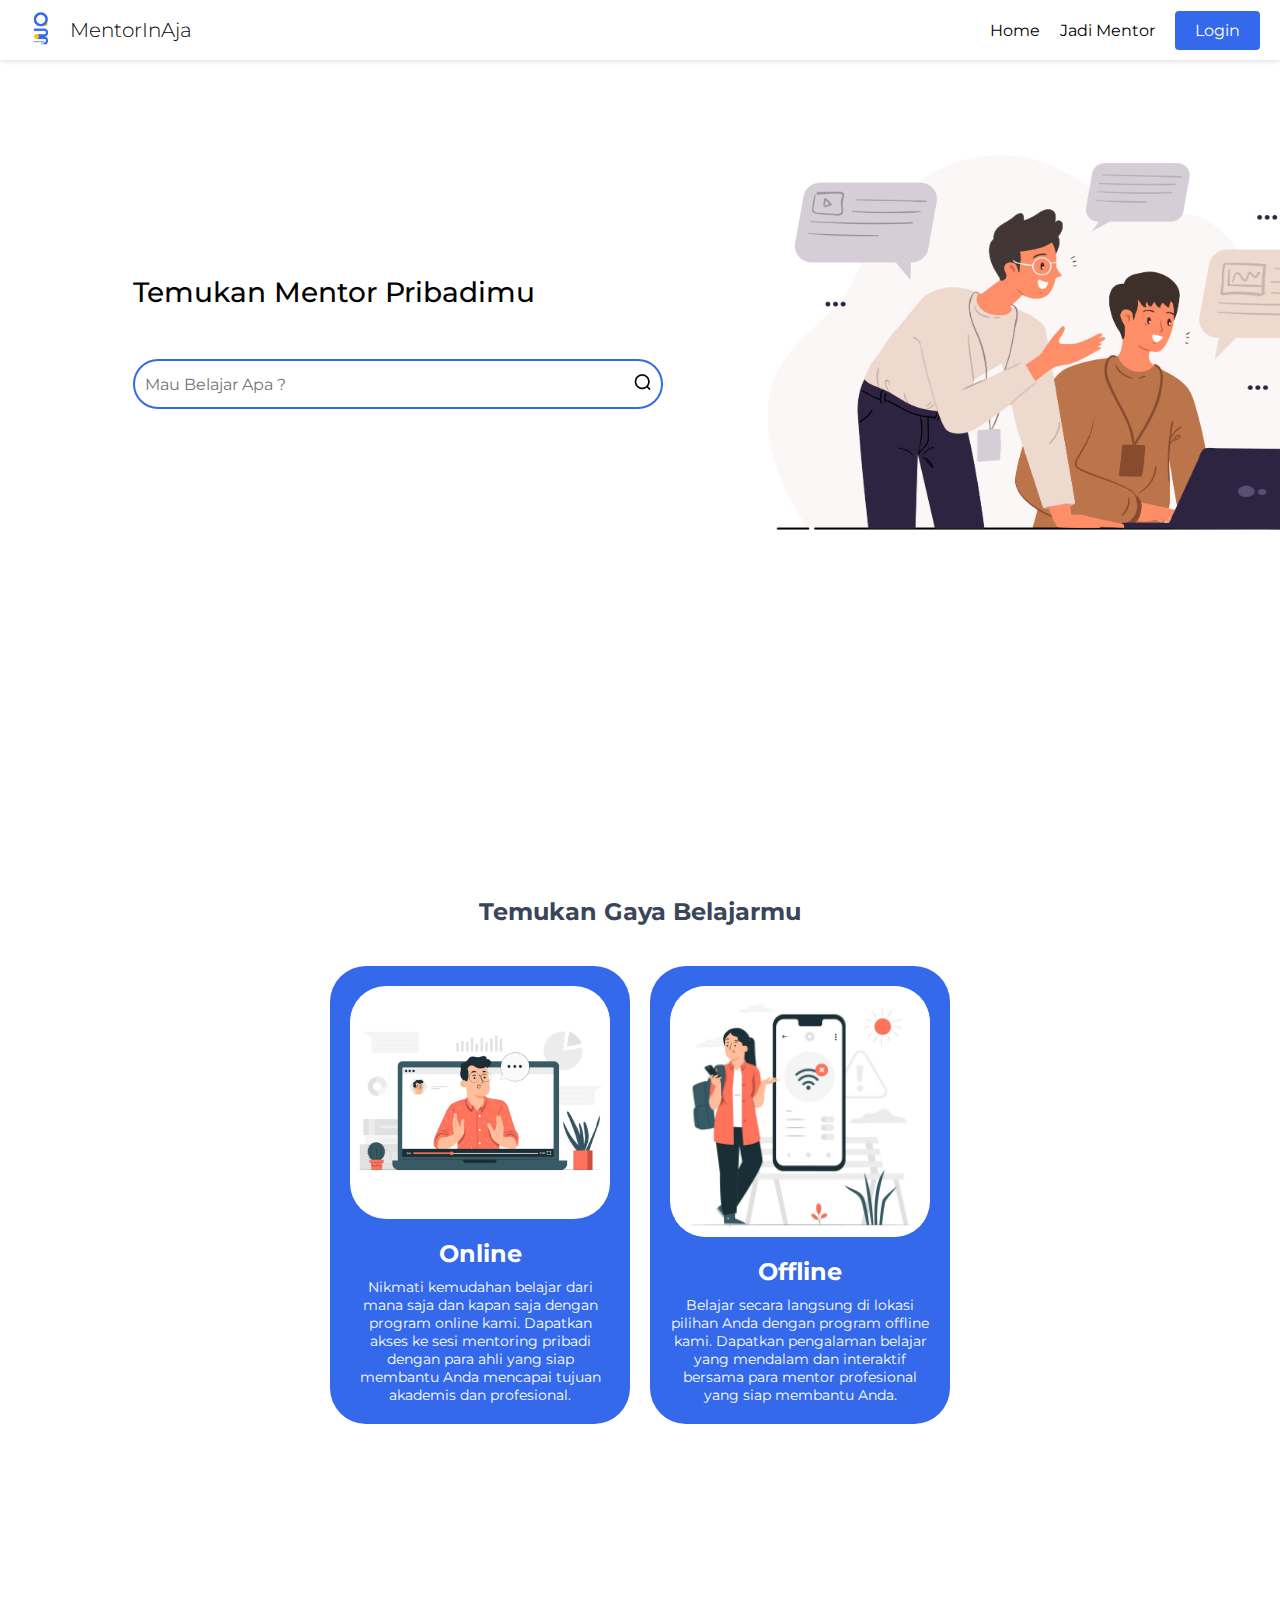
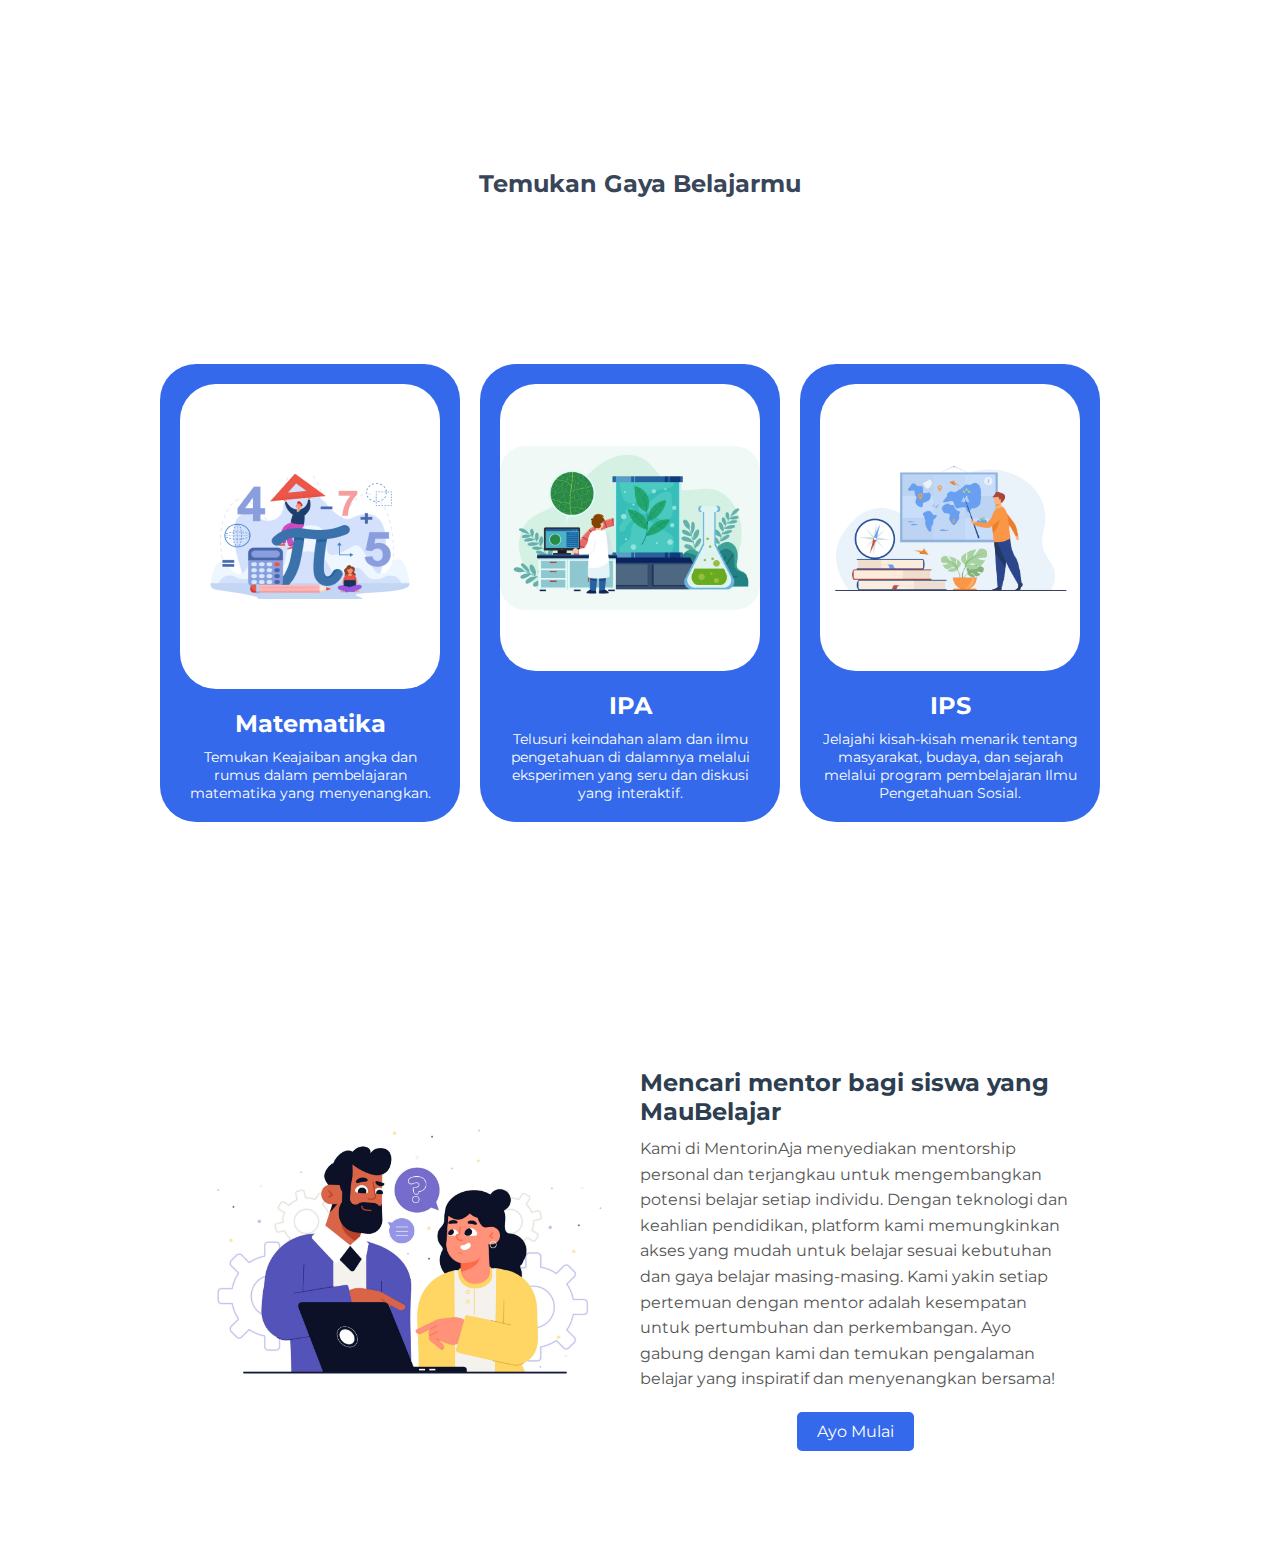
<file: index.html>
<!DOCTYPE html>
<html lang="id">
  <head>
    <meta charset="UTF-8" />
    <meta name="viewport" content="width=device-width, initial-scale=1.0" />
    <title>MentorInAja</title>
    <link rel="preconnect" href="https://fonts.googleapis.com" />
    <link rel="preconnect" href="https://fonts.gstatic.com/" crossorigin />
    <link href="https://fonts.googleapis.com/css2?family=Montserrat:ital,wght@0,100..900;1,100..900&display=swap" rel="stylesheet" />
    <link rel="stylesheet" href="./styles/landingpage.css" />
    <link rel="stylesheet" href="./styles/locationpage.css" />
    <link rel="stylesheet" href="./styles/bidangpage.css" />
    <!-- <link rel="stylesheet" href="../styles/about.css"> -->
  </head>
  <body>
    <!-- NAVBAR -->
    <nav>
      <div class="navbar">
        <div class="logo">
          <img src="./icon/logo.png" alt="Logo" />
          <span class="brand-name">MentorInAja</span>
        </div>
        <div class="menu">
          <a href="#home">Home</a>
          <a href="#jadi-mentor">Jadi Mentor</a>
          <a href="./pages/login.html" class="login-button">Login</a>
        </div>
      </div>
    </nav>
    <!-- LANDING PAGE CONTENT -->
    <div class="container">
      <h1 class="main-heading">Temukan Mentor Pribadimu</h1>
      <div class="search-box-container">
        <input type="text" class="search-box" placeholder="Mau Belajar Apa ?" />
        <button class="search-button">
          <img src="./icon/search.png" alt="Cari" />
        </button>
      </div>
     
    </div>

    <div class="ilustrasi">
      <img src="./icon/ilustrasi.png" alt="Ilustrasi" />
    </div>

    <div class="pembatas"></div>

    <!-- LOCATION PAGE CONTENT -->
    <!DOCTYPE html>
    <html lang="id">
      <head>
        <meta charset="UTF-8" />
        <meta name="viewport" content="width=device-width, initial-scale=1.0" />
        <title>MentorInAja - Lokasi</title>
        <link rel="preconnect" href="https://fonts.googleapis.com" />
        <link rel="preconnect" href="https://fonts.gstatic.com/" crossorigin />
        <link href="https://fonts.googleapis.com/css2?family=Montserrat:ital,wght@0,100..900;1,100..900&display=swap" rel="stylesheet" />
        <link rel="stylesheet" href="./styles/locationpage.css" />
      </head>
      <body>
        <div class="lokasi-container">
          <h1 class="sub-heading">Temukan Gaya Belajarmu</h1>
          <div class="box-container">
            <div class="box">
              <div class="inner-box">
                <img src="./locationpage/ilustrasi1.png" alt="Online" />
              </div>
              <h2 class="box-title">Online</h2>
              <p class="box-description">
                Nikmati kemudahan belajar dari mana saja dan kapan saja dengan program online kami. Dapatkan akses ke sesi mentoring pribadi
                dengan para ahli yang siap membantu Anda mencapai tujuan akademis dan profesional.
              </p>
            </div>
            <div class="box">
              <div class="inner-box">
                <img src="./locationpage/ilustrasi2.png" alt="Offline" />
              </div>
              <h2 class="box-title">Offline</h2>
              <p class="box-description">
                Belajar secara langsung di lokasi pilihan Anda dengan program offline kami. Dapatkan pengalaman belajar yang mendalam dan
                interaktif bersama para mentor profesional yang siap membantu Anda.
              </p>
            </div>
          </div>
        </div>
      </body>
    </html>

    <div class="batas"></div>

    <!-- BIDANG PAGE CONTENT -->
    <div class="lokasi-container">
      <h2 class="sub-heading">Temukan Gaya Belajarmu</h2>
      <div class="box-container">
        <div class="box" data-target="content1">
          <div class="inner-box">
            <img src="./locationpage/MATEMATIKA.png" alt="Matematika" />
          </div>
          <h3 class="box-title">Matematika</h3>
          <p class="box-description">Temukan Keajaiban angka dan rumus dalam pembelajaran matematika yang menyenangkan.</p>
        </div>
        <div class="box" data-target="content2">
          <div class="inner-box">
            <img src="./locationpage/IPA.png" alt="IPA" />
          </div>
          <h3 class="box-title">IPA</h3>
          <p class="box-description">
            Telusuri keindahan alam dan ilmu pengetahuan di dalamnya melalui eksperimen yang seru dan diskusi yang interaktif.
          </p>
        </div>
        <div class="box" data-target="content3">
          <div class="inner-box">
            <img src="./locationpage/IPS.png" alt="IPS" />
          </div>
          <h3 class="box-title">IPS</h3>
          <p class="box-description">
            Jelajahi kisah-kisah menarik tentang masyarakat, budaya, dan sejarah melalui program pembelajaran Ilmu Pengetahuan Sosial.
          </p>
        </div>

        <div class="popup-content" id="content1">
          <div class="popup-inner">
            <h2 class="popup-title">Matematika</h2>
            <p class="popup-description">Temukan Keajaiban angka dan rumus dalam pembelajaran matematika yang menyenangkan.</p>
            <button class="close-btn">Close</button>
          </div>
        </div>

        <div class="popup-content" id="content2">
          <div class="popup-inner">
            <h2 class="popup-title">IPA</h2>
            <p class="popup-description">
              Telusuri keindahan alam dan ilmu pengetahuan di dalamnya melalui eksperimen yang seru dan diskusi yang interaktif.
            </p>
            <button class="close-btn">Close</button>
          </div>
        </div>

        <div class="popup-content" id="content3">
          <div class="popup-inner">
            <h2 class="popup-title">IPS</h2>
            <p class="popup-description">
              Jelajahi kisah-kisah menarik tentang masyarakat, budaya, dan sejarah melalui program pembelajaran Ilmu Pengetahuan Sosial.
            </p>
            <button class="close-btn">Close</button>
          </div>
        </div>

        <div class="popup-content" id="content4">
          <div class="popup-inner">
            <h2 class="popup-title">Lainnya</h2>
            <p class="popup-description">Lihat lebih banyak lagi program yang tersedia.</p>
            <button class="close-btn">Close</button>
          </div>
        </div>

        <div class="batasan"></div>
        <!-- ABOUT PAGE CONTENT -->
        <!-- <link rel="stylesheet" href="./styles/landingpage.css" /> -->
        <body>
          <div class="container-about">
            <div class="image-container-about">
              <img src="./Gambar/4617305 1.png" alt="Mentoring Illustration" />
            </div>
            <div class="content-about">
              <h2>Mencari mentor bagi siswa yang MauBelajar</h2>
              <p>
                Kami di MentorinAja menyediakan mentorship personal dan terjangkau untuk mengembangkan potensi belajar setiap individu.
                Dengan teknologi dan keahlian pendidikan, platform kami memungkinkan akses yang mudah untuk belajar sesuai kebutuhan dan
                gaya belajar masing-masing. Kami yakin setiap pertemuan dengan mentor adalah kesempatan untuk pertumbuhan dan perkembangan.
                Ayo gabung dengan kami dan temukan pengalaman belajar yang inspiratif dan menyenangkan bersama!
              </p>
              <a href="#" class="button-about">Ayo Mulai</a>
            </div>
          </div>
        </body>
      </div>
    </div>
  </body>
</html>
</file>
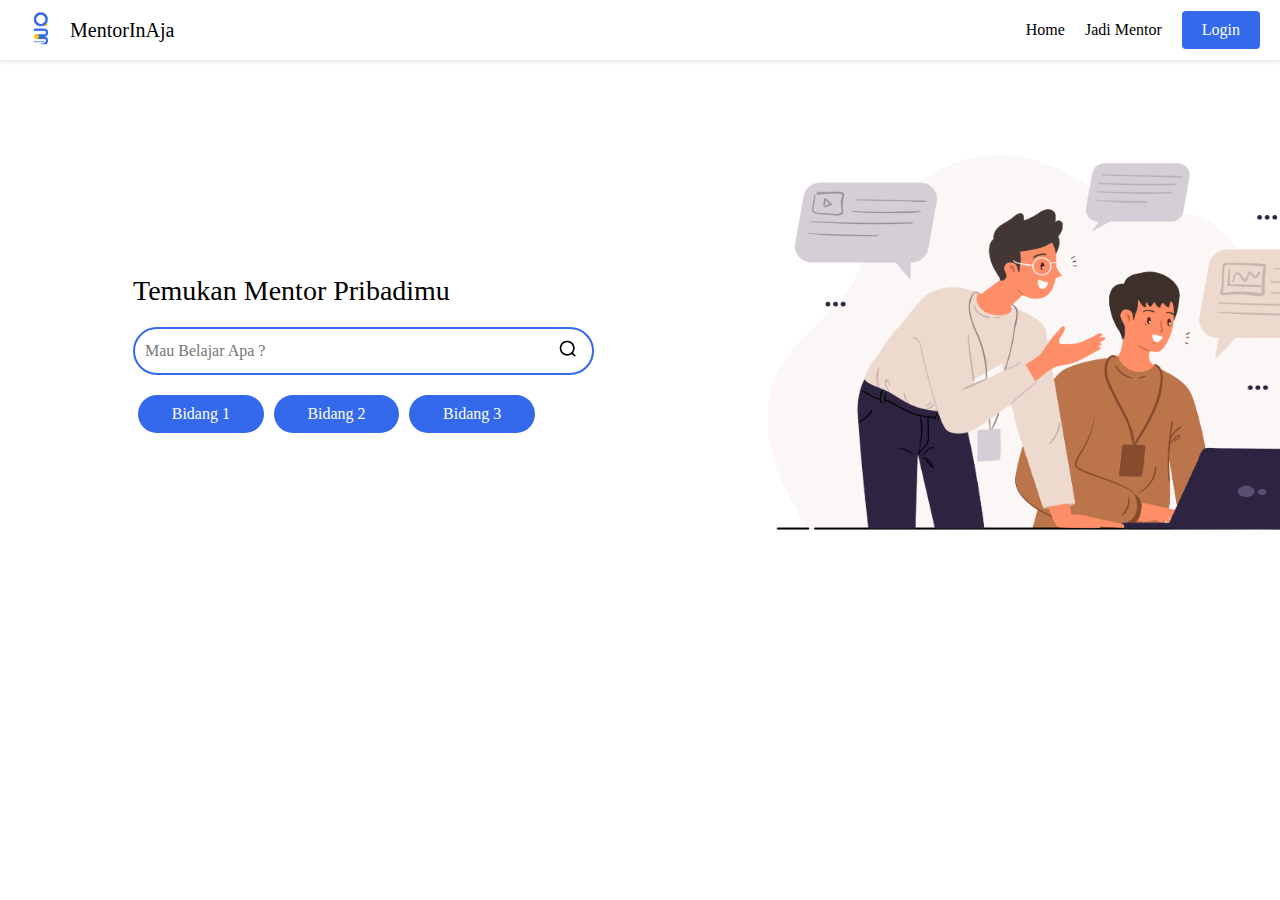
<file: landingpage.html>
<!DOCTYPE html>
<html lang="id">
<head>
    <meta charset="UTF-8">
    <meta name="viewport" content="width=device-width, initial-scale=1.0">
    <title>MentorInAja</title>
    <link rel="preconnect" href="https://fonts.googleapis.com">
    <link rel="preconnect" href="https://fonts.gstatic.com/" crossorigin>
    <link href="https://fonts.googleapis.com/css2?family=Montserrat:ital,wght@0,100..900;1,100..900&display=swap" rel="stylesheet">
    <link rel="stylesheet" href="landingpage.css">
    
</head>
<body>
    <!-- NAVBAR -->
    <nav>
        <div class="navbar">
            <div class="logo">
                <img src="icon/logo.png" alt="Logo">
                <span class="brand-name">MentorInAja</span>
            </div>
            <div class="menu">
                <a href="#home">Home</a>
                <a href="#jadi-mentor">Jadi Mentor</a>
                <a href="#login" class="login-button">Login</a>
            </div>
        </div>
    </nav>
    <!-- PAGE CONTENT -->
    <div class="container">
        <h1 class="main-heading">Temukan Mentor Pribadimu</h1>
        <div class="search-box-container">
            <input type="text" class="search-box" placeholder="Mau Belajar Apa ?">
            <button class="search-button">
                <img src="icon/search.png" alt="Cari">
            </button>
        </div>
        <div class="filter-bar">
            <div class="filter-box"><a href="">Bidang 1</a></div>
            <div class="filter-box"><a href="">Bidang 2</a></div>
            <div class="filter-box"><a href="">Bidang 3</a></div>
        </div>
    </div>

    <!-- ILLUSTRASI -->
    <div class="ilustrasi">
        <img src="icon/ilustrasi.png" alt="Ilustrasi">
    </div>
</body>
</html>
</file>
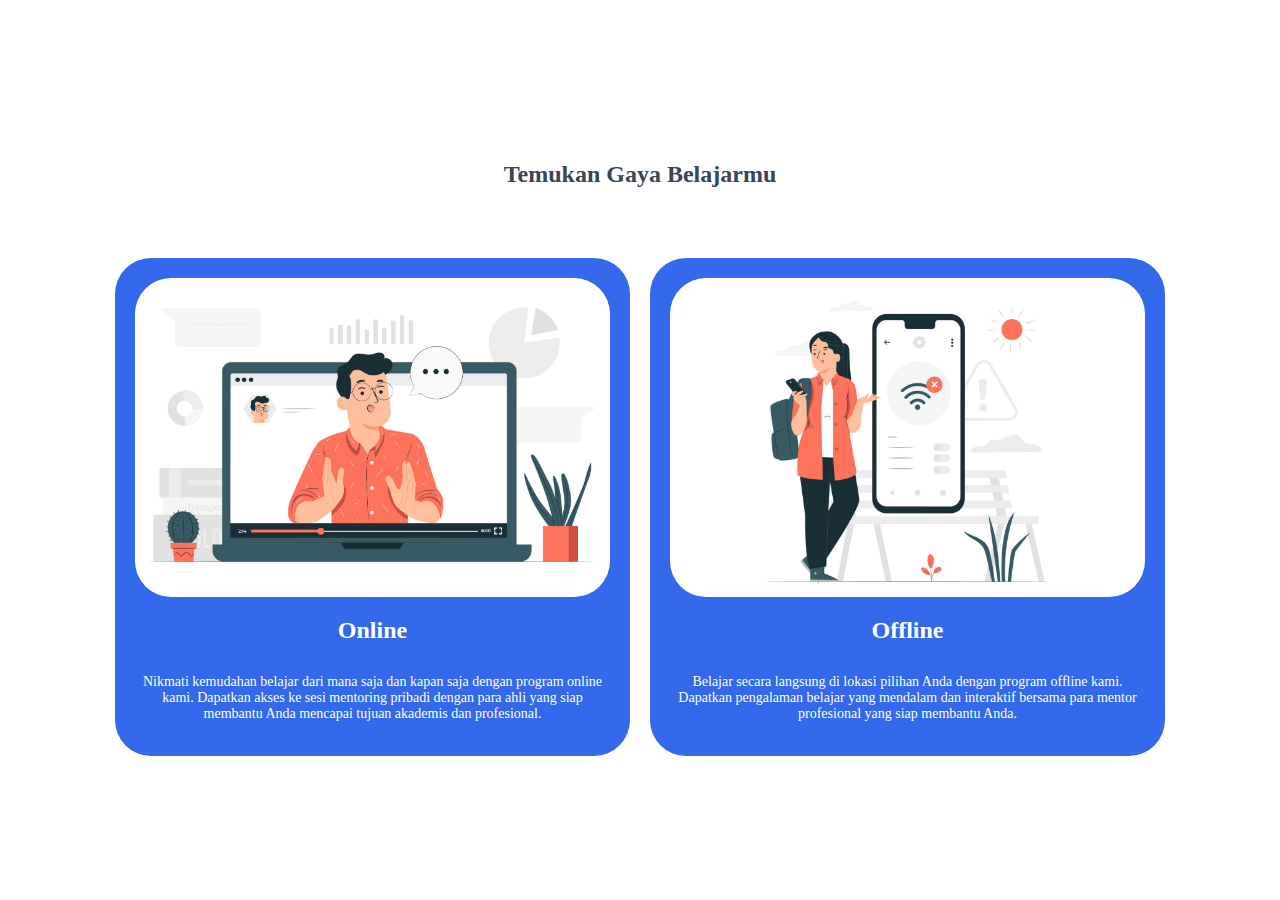
<file: locationpage.html>
<!DOCTYPE html>
<html lang="id">
  <head>
    <meta charset="UTF-8" />
    <meta name="viewport" content="width=device-width, initial-scale=1.0" />
    <title>MentorInAja - Lokasi</title>
    <link rel="preconnect" href="https://fonts.googleapis.com" />
    <link rel="preconnect" href="https://fonts.gstatic.com/" crossorigin />
    <link href="https://fonts.googleapis.com/css2?family=Montserrat:ital,wght@0,100..900;1,100..900&display=swap" rel="stylesheet" />
    <link rel="stylesheet" href="locationpage.css" />
  </head>
  <body>
    <div class="lokasi-container">
      <h1 class="sub-heading">Temukan Gaya Belajarmu</h1>
      <div class="box-container">
        <div class="box">
          <div class="inner-box">
            <img src="locationpage\ilustrasi1.png" alt="Online" />
          </div>
          <h2 class="box-title">Online</h2>
          <p class="box-description">
            Nikmati kemudahan belajar dari mana saja dan kapan saja dengan program online kami. Dapatkan akses ke sesi mentoring pribadi
            dengan para ahli yang siap membantu Anda mencapai tujuan akademis dan profesional.
          </p>
        </div>
        <div class="box">
          <div class="inner-box">
            <img src="locationpage\ilustrasi2.png" alt="Offline" />
          </div>
          <h2 class="box-title">Offline</h2>
          <p class="box-description">
            Belajar secara langsung di lokasi pilihan Anda dengan program offline kami. Dapatkan pengalaman belajar yang mendalam dan
            interaktif bersama para mentor profesional yang siap membantu Anda.
          </p>
        </div>
      </div>
    </div>
  </body>
</html>
</file>
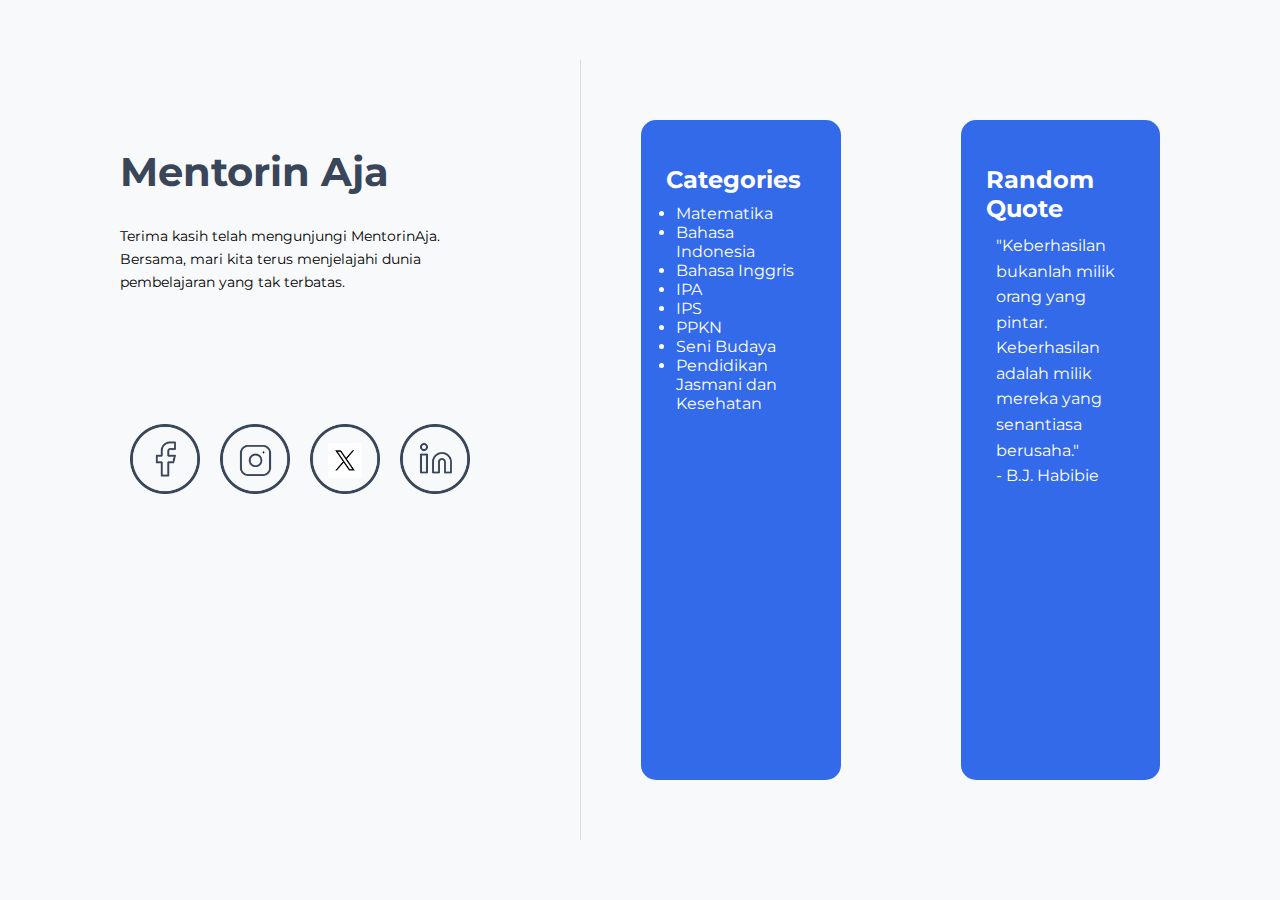
<file: pages/Footer.html>
<!DOCTYPE html>
<html lang="en">
<head>
    <meta charset="UTF-8">
    <meta name="viewport" content="width=device-width, initial-scale=1.0">
    <title>Mentorin Aja</title>
    <link rel="preconnect" href="https://fonts.googleapis.com">
    <link rel="preconnect" href="https://fonts.gstatic.com/" crossorigin>
    <link href="https://fonts.googleapis.com/css2?family=Montserrat:wght@400;700&display=swap" rel="stylesheet">
    <link rel="stylesheet" href="https://cdnjs.cloudflare.com/ajax/libs/font-awesome/5.15.4/css/all.min.css" integrity="sha512-bTf4spSSdUsaZebwGF6JyQ/rQwB1L+cO8yXeFoM0+nmySisC4j0CzWnYBMl0X8G66hGjXJyYKl4M8m4t3aI0KQ==" crossorigin="anonymous" referrerpolicy="no-referrer" />
    <link rel="stylesheet" href="../styles/Footer.css">
</head>
<body>
    <div class="container">
        <div class="content">
            <div class="section">
                <h1>Mentorin Aja</h1>
                <p class="thank-you-text">Terima kasih telah mengunjungi MentorinAja. Bersama, mari kita terus menjelajahi dunia pembelajaran yang tak terbatas.</p>
                <div class="social-icons">
                    <a href="#"><img src="../img/Facebook.png" alt="Facebook"></a>
                    <a href="#"><img src="../img/Instagram.png" alt="Instagram"></a>
                    <a href="#"><img src="../img/X.png" alt="Twitter"></a>
                    <a href="#"><img src="../img/in.png" alt="LinkedIn"></a>
                </div>
            </div>
            <div class="section">
                <div class="categories">
                    <h2>Categories</h2>
                    <ul>
                        <li>Matematika</li>
                        <li>Bahasa Indonesia</li>
                        <li>Bahasa Inggris</li>
                        <li>IPA</li>
                        <li>IPS</li>
                        <li>PPKN</li>
                        <li>Seni Budaya</li>
                        <li>Pendidikan Jasmani dan Kesehatan</li>
                    </ul>
                </div>
            </div>
            <div class="section">
                <div class="quote">
                    <h2>Random Quote</h2>
                    <p>"Keberhasilan bukanlah milik orang yang pintar. Keberhasilan adalah milik mereka yang senantiasa berusaha."</p>
                    <p>- B.J. Habibie</p>
                </div>
            </div>
        </div>
    </div>
</body>
</html>
</file>
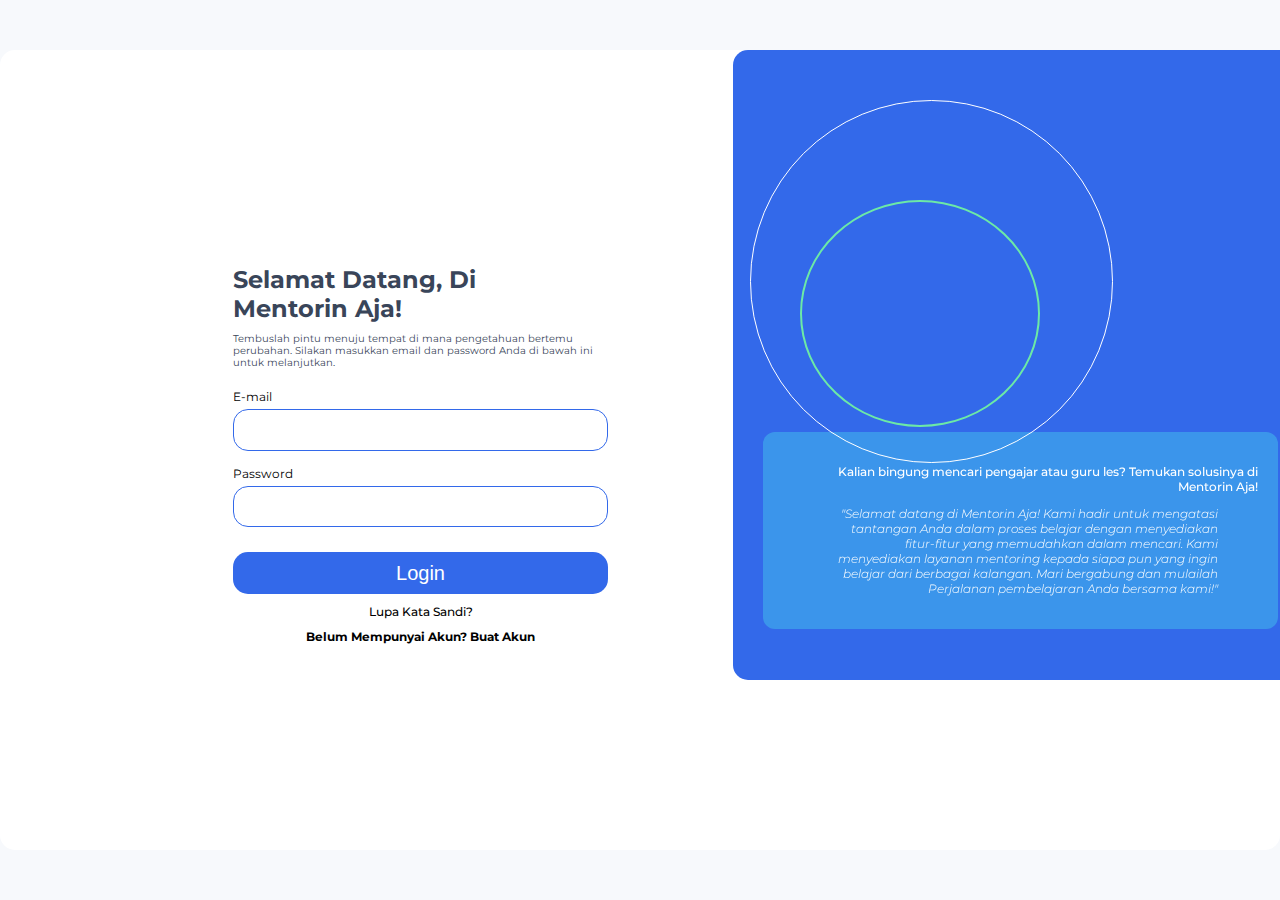
<file: pages/login.html>
<!DOCTYPE html>
<html lang="id">
<head>
    <meta charset="UTF-8">
    <meta name="viewport" content="width=device-width, initial-scale=1.0">
    <title>Mentorin Aja</title>
    <!-- <link rel="stylesheet" href="styles.css"> -->
    <link rel="preconnect" href="https://fonts.googleapis.com">
    <link rel="preconnect" href="https://fonts.gstatic.com" crossorigin>
    <link href="https://fonts.googleapis.com/css2?family=Montserrat:wght@100;400;500;600;700&display=swap" rel="stylesheet">
    <link rel="stylesheet" href="../styles/login.css">

</head>
<body>
    <div class="container">
        <div class="login-section">
            <h1>Selamat Datang, Di <br> Mentorin Aja!</h1>
            <p class="description">Tembuslah pintu menuju tempat di mana pengetahuan bertemu perubahan. Silakan masukkan email dan password Anda di bawah ini untuk melanjutkan.</p>
            <form action="../php/login.php" method="post">
                <label for="email">E-mail</label>
                <div class="input-container">
                    <input type="email" id="email" name="email" required>
                </div>
                <label for="password">Password</label>
                <div class="input-container">
                    <input type="password" id="password" name="password" required>
                </div>
                <button type="submit">Login</button>
            </form>
            <a href="#" class="forgot-password">Lupa Kata Sandi?</a>
            <a href="./signup.html" class="create-account">Belum Mempunyai Akun? Buat Akun</a>
        </div>
        <div class="info-section">
            <div class="info-box">
                <p>Kalian bingung mencari pengajar atau guru les? Temukan solusinya di Mentorin Aja!</p>
                <blockquote>
                    "Selamat datang di Mentorin Aja! Kami hadir untuk mengatasi tantangan Anda dalam proses belajar dengan menyediakan fitur-fitur yang memudahkan dalam mencari. Kami menyediakan layanan mentoring kepada siapa pun yang ingin belajar dari berbagai kalangan. Mari bergabung dan mulailah Perjalanan pembelajaran Anda bersama kami!"
                </blockquote>
            </div>
        </div>
        <div class="circle-large"></div>
        <div class="circle-medium"></div>
    </div>
</body>
</html>
</file>
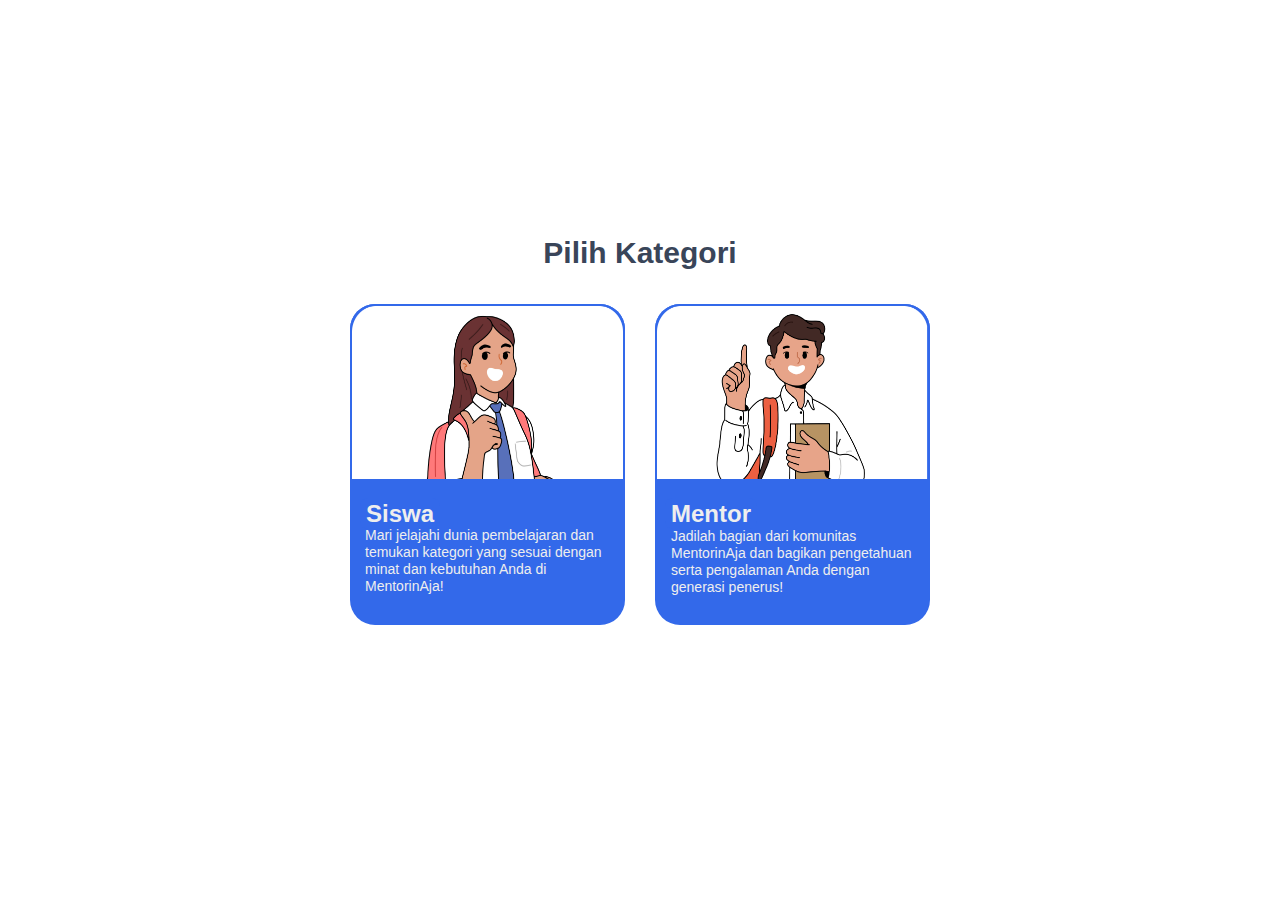
<file: pages/PilihKategori.html>
<!DOCTYPE html>
<html lang="en">
  <head>
    <meta charset="UTF-8" />
    <meta name="viewport" content="width=device-width, initial-scale=1.0" />
    <title>Pilih Kategori</title>
    <link rel="stylesheet" href="../styles/PilihKategori.css" />
  </head>
  <body>
    <div class="container">
      <div class="header">Pilih Kategori</div>

      <div class="groups">
        <div class="group group-99">
          <div class="rectangle-71"></div>
          <div class="group-93">
            <div class="rectangle-66 group-99">
              <img src="../img/Siswa.png" alt="Siswa Image" />
            </div>
          </div>
          <button class="title">Siswa</button>
          <div class="description-text">
            Mari jelajahi dunia pembelajaran dan temukan kategori yang sesuai dengan minat dan kebutuhan Anda di MentorinAja!
          </div>
        </div>

        <div class="group group-101">
          <div class="rectangle-71"></div>
          <div class="group-93">
            <div class="rectangle-66 group-101">
              <img src="../img/Mentor.png" alt="Mentor Image" />
            </div>
          </div>
          <button class="title">Mentor</button>
          <div class="description-text group-101">
            Jadilah bagian dari komunitas MentorinAja dan bagikan pengetahuan serta pengalaman Anda dengan generasi penerus!
          </div>
        </div>
      </div>
    </div>
  </body>
</html>
</file>
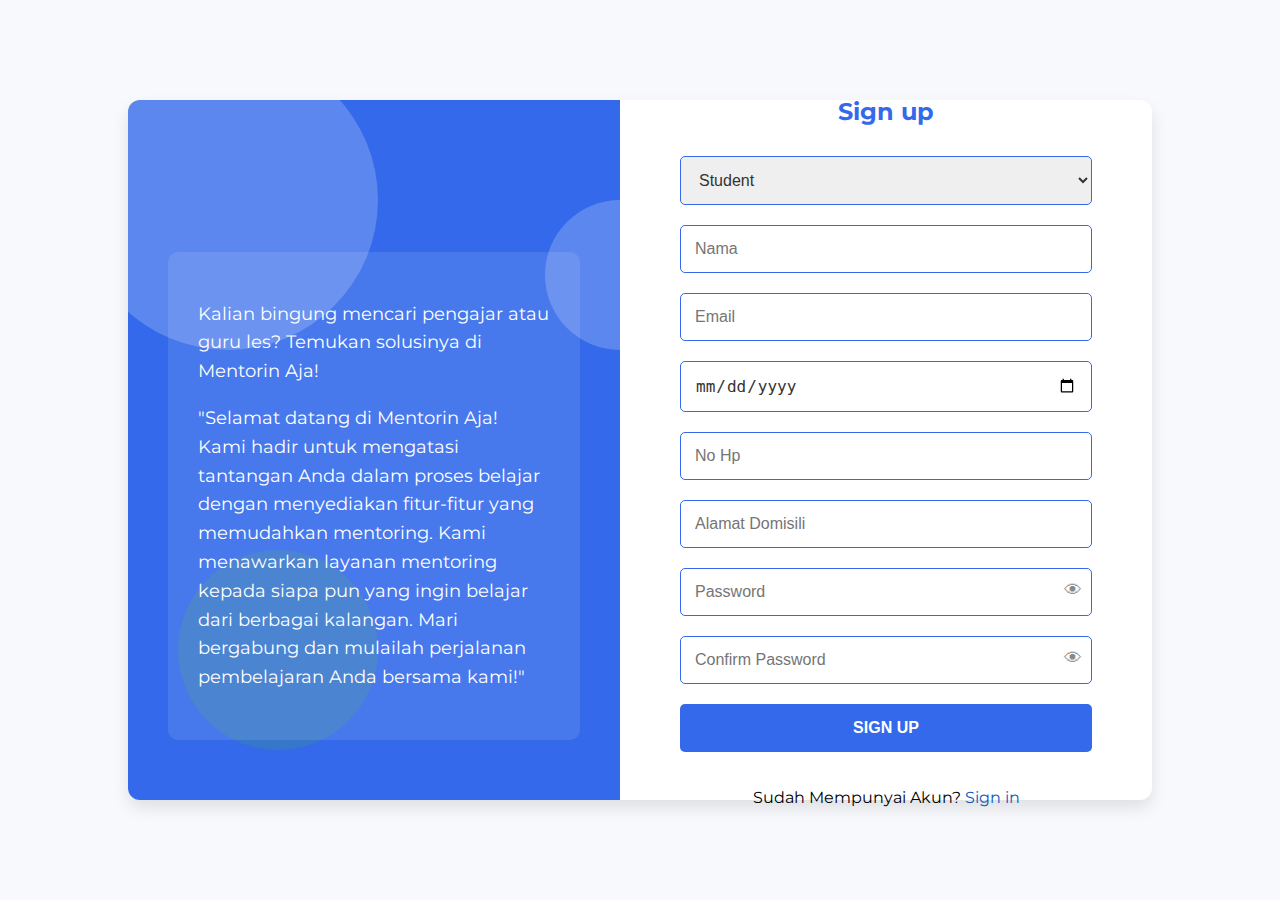
<file: pages/signup.html>
<!DOCTYPE html>
<html lang="en">
  <head>
    <meta charset="UTF-8" />
    <meta name="viewport" content="width=device-width, initial-scale=1.0" />
    <title>MentorinAja</title>
    <link rel="stylesheet" href="../styles/signup.css" />
    <link rel="preconnect" href="https://fonts.googleapis.com" />
    <link rel="preconnect" href="https://fonts.gstatic.com" crossorigin />
    <link href="https://fonts.googleapis.com/css2?family=Montserrat:wght@100;400;500;600;700&display=swap" rel="stylesheet" />
  </head>
  <body>
    <div class="container">
      <div class="left-side montserrat-signup">
        <div class="circle-1"></div>
        <div class="circle-2"></div>
        <div class="circle-3"></div>
        <div class="text-box">
          <p>Kalian bingung mencari pengajar atau guru les? Temukan solusinya di Mentorin Aja!</p>
          <p>
            "Selamat datang di Mentorin Aja! Kami hadir untuk mengatasi tantangan Anda dalam proses belajar dengan menyediakan fitur-fitur
            yang memudahkan mentoring. Kami menawarkan layanan mentoring kepada siapa pun yang ingin belajar dari berbagai kalangan. Mari
            bergabung dan mulailah perjalanan pembelajaran Anda bersama kami!"
          </p>
        </div>
      </div>
      <div class="right-side montserrat-signup">
        <h2>Sign up</h2>
        <form action="../php/signup.php" method="post">
          <select id="role" class="input-field" name="role">
            <option value="1">Student</option>
            <option value="2">Mentor</option>
          </select>
          <input type="text" class="input-field" placeholder="Nama" id="name" name="name" />
          <input type="email" class="input-field" placeholder="Email" id="email" name="email" />
          <input type="date" class="input-field date" placeholder="Tanggal Lahir" id="dob" name="dob" />
          <input
            type="tel"
            class="input-field"
            placeholder="No Hp"
           
            title="Masukkan nomor telepon yang valid"
            id="phone"
            name="phone"
          />
          <input type="text" class="input-field" placeholder="Alamat Domisili" id="address" name="address" />
          <div class="password-container">
            <input type="password" class="input-field" placeholder="Password" id="password" name="password" />
            <span class="show-password">&#128065;</span>
          </div>
          <div class="password-container">
            <input type="password" class="input-field" placeholder="Confirm Password" id="confirm-password" name="confirm-password" />
            <span class="show-password">&#128065;</span>
          </div>
          <!-- <button class="button">Cek pop up</button> -->
          <button class="button" type="submit">Sign Up</button>
        </form>
        <div class="sign-in-container">
          <p>Sudah Mempunyai Akun? <a href="./login.html" class="sign-in">Sign in</a></p>
        </div>
      </div>
    </div>
    <script>
      const showPasswordToggles = document.querySelectorAll(".show-password");

      showPasswordToggles.forEach((toggle) => {
        toggle.addEventListener("click", () => {
          const input = toggle.previousElementSibling;
          if (input.type === "password") {
            input.type = "text";
            toggle.innerHTML = "&#10006;"; // Cross icon
          } else {
            input.type = "password";
            toggle.innerHTML = "&#128065;"; // Eye icon
          }
        });
      });
    </script>
  </body>
</html>
</file>
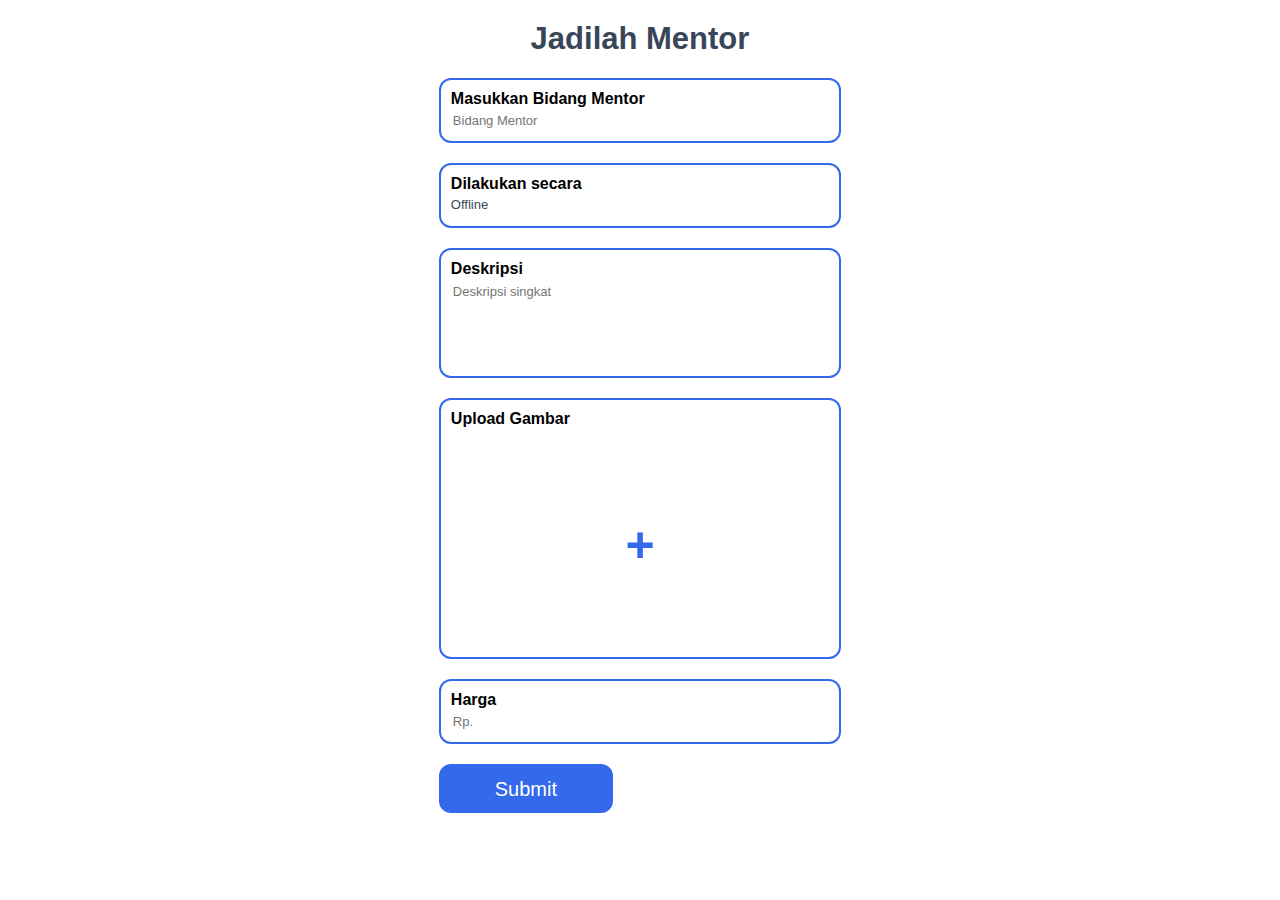
<file: pages/tambahmentor.html>
<!DOCTYPE html>
<html lang="en">
  <head>
    <meta charset="UTF-8" />
    <meta name="viewport" content="width=device-width, initial-scale=1.0" />
    <title>Tambah Mentorship</title>
    <link rel="stylesheet" href="../styles/TambahMentorship.css" />
  </head>
  <body>
    <div class="tambah-mentorship">
      <div class="jadilah-mentor">Jadilah Mentor</div>
      <form action="../php/tambahmentor.php" method="post" enctype="multipart/form-data">
        <div class="group group-4">
          <label for="bidang-mentor-input" class="label">Masukkan Bidang Mentor</label>
          <input type="text" name="bidang_mentor" id="bidang-mentor-input" placeholder="Bidang Mentor" class="input-field" />
        </div>
        <div class="group group-6">
          <label for="offline-online-select" class="label">Dilakukan secara</label>
          <select id="offline-online-select" class="input-field" name="offline_online">
            <!-- <option value="Offline/Online">Offline/Online</option> -->
            <option value="1">Offline</option>
            <option value="2">Online</option>
          </select>
        </div>
        <div class="group group-7">
          <label for="deskripsi-singkat-textarea" class="label">Deskripsi</label>
          <textarea id="deskripsi-singkat-textarea" placeholder="Deskripsi singkat" class="input-field" name="deskripsi"></textarea>
        </div>
        <div class="group group-5">
          <label for="upload-input" class="label">Upload Gambar</label>
          <label for="upload-input" class="upload-label">
            <div class="icon-image-plus">&#43;</div>
          </label>

          <input type="file" id="upload-input" name="upload_image" accept="image/*" />
        </div>
        <div class="group group-8">
          <label for="harga-input" class="label">Harga</label>

          <input type="text" id="harga-input" placeholder="Rp." class="input-field" name="harga" />
        </div>
        <div class="rectangle-submit">
          <button class="submit">Submit</button>
        </div>
      </form>
    </div>
  </body>
</html>
</file>
<file: styles/landingpage.css>
* {
  font-family: "Montserrat", sans-serif;
}

.pembatas{
    /* margin:650px; */
    margin-top: 650px;
}

.batasan{
  /* margin:650px; */
  margin-top: 750px;
}

body {
  background-color: #ffff;
  margin: 0;
  font-family: "Montserrat", sans-serif;
}


.container-about {
  
  display: flex;
  max-width: 900px;
  width: 100%;
  margin: 100px;
}

.image-container-about {
  flex: 1;
  display: flex;
  justify-content: flex-end; /* Geser gambar ke kanan */
  align-items: center;
}

.image-container-about img {
  width: 100%; /* Gambar mengisi lebar container */
  max-width: 500px; /* Batasi lebar maksimum gambar */
  height: auto; /* Biarkan tinggi gambar mengikuti proporsi */
}

.content-about {
  flex: 1;
  padding: 0 20px;
flex-wrap: wrap;
align-items: start;
justify-content: left;
  justify-content: flex-start; /* Geser gambar ke kanan */
  /* align-items: center; */
}

.content-about h2 {
  color: #2c3e50;
  margin-bottom: 10px;
  text-align: left;
}

.content-about p {
  color: #555;
  line-height: 1.6;
  text-align: left;
}

.button-about {
  display: inline-block;
  padding: 10px 20px;
  margin-top: 20px;
  background-color: #3369ea;
  color: #fff;
  border: none;
  border-radius: 5px;
  text-decoration: none;
  font-size: 16px;
  cursor: pointer;
  justify-content: start;
}

.button-about:hover {
  background-color: #3369ea;
}

.navbar {
  display: flex;
  align-items: center;
  justify-content: space-between;
  padding: 10px 20px;
  background-color: white;
  box-shadow: 0 2px 4px rgba(0, 0, 0, 0.1);
}

.logo {
  display: flex;
  align-items: center;
}

.logo img {
  height: 40px;
  margin-right: 10px;
}

.brand-name {
  font-size: 20px;
  font-weight: thin;
  color: black;
}

.menu {
  display: flex;
  align-items: center;
}

.menu .login-button {
  color: #ffff;
}

.menu a {
  text-decoration: none;
  color: black;
  margin-left: 20px;
  font-size: 16px;
}

.login-button {
  background-color: #3369ea;
  color: white;
  padding: 10px 20px;
  border-radius: 4px;
}

.container {
  position: absolute;
  top: 275px;
  left: 133px;
}

.main-heading {
  font-size: 28px;
  font-weight: 500;
  margin: 0;
}

.search-box-container {
  position: relative;
  margin-top: 50px;
}

.search-box {
  width: 530px;
  height: 50px;
  border: 2px solid #3369ea;
  padding: 5px 10px;
  font-size: 16px;
  border-radius: 500px;
  padding-right: 40px;
}

.filter-bar {
  display: flex;
  justify-content: space-between;
  margin-top: 20px;
  width: 407px;
}

.filter-bar {
  display: flex;
  margin-top: 25px;
  width: 100%;
  padding: 10 50px;
}

.filter-box {
  flex: 1;
  text-align: center;
  padding: 10px;
  margin: 0 10px;
  background-color: #3369ea;
  border-radius: 500px;
  font-size: 16px;
  cursor: pointer;
}

.filter-box a {
  text-decoration: none;
  color: #ffffff;
  font-size: 16px;
}


.search-button {
  position: absolute;
  right: 10px;
  top: 50%;
  transform: translateY(-50%);
  background: none;
  border: none;
  cursor: pointer;
}

.search-button img {
  height: 20px;
}

.ilustrasi {
  position: absolute;
  top: 155px;
  left: 768px;
}

.ilustrasi img {
  width: 600px;
  height: 375px;
}

.filter-bar a {
  text-decoration: none;
  color: #ffff;
}
</file>
<file: styles/locationpage.css>
* {
    font-family: "Montserrat", sans-serif;
}

body {
    background-color: #FFFF;
    margin: 0;
    font-family: "Montserrat", sans-serif;
}

.logo {
    display: flex;
    align-items: center;
}

.logo img {
    height: 40px;
    margin-right: 10px;
}

.brand-name {
    font-size: 20px;
    font-weight: thin;
    color: black;
}

.menu {
    display: flex;
    align-items: center;
}

.menu a {
    text-decoration: none;
    color: black;
    margin-left: 20px;
    font-size: 16px;
}

.menu .login-button {
    text-decoration: none;
    color: white;
}

.login-button {
    background-color: #3369EA;
    color: white;
    padding: 10px 20px;
    border-radius: 4px;
}

.lokasi-container {
    display: flex;
    flex-direction: column;
    align-items: center;
    justify-content: center;
    height: 100px;
    text-align: center;
}

.sub-heading {
    font-size: 24px;
    color: #394559;
   
}

.box-container {
    display: flex;
    gap: 20px;
    justify-content: center;
    align-items: center;
}

.box {
    margin-top: 40px;
    width: 475px;
    height: 458px;
    border-radius: 36px;

    background-color: #3369EA;
    display: flex;
    flex-direction: column;
    align-items: center;
    text-align: center;
    padding: 20px;
}

.inner-box {
    width: 100%;
    height: 100%;
    background-color: #FFFFFF;
    border-radius: 36px;
    display: flex;
    justify-content: center;
    align-items: center;
    overflow: hidden;
}

.inner-box img {
    max-width: 100%;
    max-height: 100%;
    object-fit: contain;
}

.box-title {
    font-size: 24px;
    margin-top: 20px;
}

.box-description {
    font-size: 14px;
    margin-top: 10px;
    color: #FFFFFF;
}

.box-title{
    color: #FFFFFF;
}
</file>
<file: styles/about.css>
.batasan{
  /* margin:650px; */
  margin: 650px;
}

body {
  font-family: "Montserrat", sans-serif;
  display: flex;
  justify-content: center;
  align-items: center;
  height: 100vh;
  margin: 0;
  background-color: #ffffff;
}

.container-about {
  display: flex;
  max-width: 900px;
  width: 100%;
  margin: 20px;
}

.image-container-about {
  flex: 1;
  display: flex;
  justify-content: flex-end; /* Geser gambar ke kanan */
  align-items: center;
}

.image-container-about img {
  width: 100%; /* Gambar mengisi lebar container */
  max-width: 500px; /* Batasi lebar maksimum gambar */
  height: auto; /* Biarkan tinggi gambar mengikuti proporsi */
}

.content-about {
  flex: 1;
  display: flex;
  padding: 0 20px;
  width: 100%;
  align-items: start;
  justify-content: flex-start;
}

.content-about h2 {
  color: #2c3e50;
  margin-bottom: 10px;
  text-align: left;
  
}

.content-about p {
  color: #555;
  line-height: 1.6;
}

.button-about {
  display: inline-block;
  padding: 10px 20px;
  margin-top: 20px;
  background-color: #3369ea;
  color: #fff;
  border: none;
  border-radius: 5px;
  text-decoration: none;
  font-size: 16px;
  cursor: pointer;
}

.button-about:hover {
  background-color: #3369ea;
}
</file>
<file: landingpage.css>
* {
  font-family: Tahoma;
}

.pembatas{
    margin:450px;
}

body {
  background-color: #ffff;
  margin: 0;
  font-family: Arial, sans-serif;
}

.navbar {
  display: flex;
  align-items: center;
  justify-content: space-between;
  padding: 10px 20px;
  background-color: white;
  box-shadow: 0 2px 4px rgba(0, 0, 0, 0.1);
}

.logo {
  display: flex;
  align-items: center;
}

.logo img {
  height: 40px;
  margin-right: 10px;
}

.brand-name {
  font-size: 20px;
  font-weight: thin;
  color: black;
}

.menu {
  display: flex;
  align-items: center;
}

.menu .login-button {
  color: #ffff;
}

.menu a {
  text-decoration: none;
  color: black;
  margin-left: 20px;
  font-size: 16px;
}

.login-button {
  background-color: #3369ea;
  color: white;
  padding: 10px 20px;
  border-radius: 4px;
}

.container {
  position: absolute;
  top: 275px;
  left: 133px;
}

.main-heading {
  font-size: 28px;
  font-weight: 500;
  margin: 0;
}

.search-box-container {
  position: relative;
  margin-top: 20px;
}

.search-box {
  width: 407px;
  height: 34px;
  border: 2px solid #3369ea;
  padding: 5px 10px;
  font-size: 16px;
  border-radius: 500px;
  padding-right: 40px;
}

.filter-bar {
  display: flex;
  justify-content: space-between;
  margin-top: 20px;
  width: 407px;
}

.filter-box {
  flex: 1;
  text-align: center;
  padding: 10px;
  margin: 0 5px;
  background-color: #3369ea;
  border-radius: 500px;
  font-size: 16px;
  cursor: pointer;
}

.search-button {
  position: absolute;
  right: 10px;
  top: 50%;
  transform: translateY(-50%);
  background: none;
  border: none;
  cursor: pointer;
}

.search-button img {
  height: 20px;
}

.ilustrasi {
  position: absolute;
  top: 155px;
  left: 768px;
}

.ilustrasi img {
  width: 600px;
  height: 375px;
}

.filter-bar a {
  text-decoration: none;
  color: #ffff;
}
</file>
<file: locationpage.css>
* {
    font-family: Tahoma;
}

body {
    background-color: #FFFF;
    margin: 0;
    font-family: Arial, sans-serif;
}

.logo {
    display: flex;
    align-items: center;
}

.logo img {
    height: 40px;
    margin-right: 10px;
}

.brand-name {
    font-size: 20px;
    font-weight: thin;
    color: black;
}

.menu {
    display: flex;
    align-items: center;
}

.menu a {
    text-decoration: none;
    color: black;
    margin-left: 20px;
    font-size: 16px;
}

.menu .login-button {
    text-decoration: none;
    color: white;
}

.login-button {
    background-color: #3369EA;
    color: white;
    padding: 10px 20px;
    border-radius: 4px;
}

.lokasi-container {
    display: flex;
    flex-direction: column;
    align-items: center;
    justify-content: center;
    height: 100vh;
    text-align: center;
}

.sub-heading {
    font-size: 24px;
    color: #394559;
    margin-bottom: 70px;
}

.box-container {
    display: flex;
    gap: 20px;
    justify-content: center;
    align-items: center;
}

.box {
    width: 475px;
    height: 458px;
    border-radius: 36px;

    background-color: #3369EA;
    display: flex;
    flex-direction: column;
    align-items: center;
    text-align: center;
    padding: 20px;
}

.inner-box {
    width: 100%;
    height: 100%;
    background-color: #FFFFFF;
    border-radius: 36px;
    display: flex;
    justify-content: center;
    align-items: center;
    overflow: hidden;
}

.inner-box img {
    max-width: 100%;
    max-height: 100%;
    object-fit: contain;
}

.box-title {
    font-size: 24px;
    margin-top: 20px;
}

.box-description {
    font-size: 14px;
    margin-top: 10px;
    color: #FFFFFF;
}

.box-title{
    color: #FFFFFF;
}
</file>
<file: styles/Footer.css>
body {
    font-family: 'Montserrat', sans-serif;
    background-color: #f8f9fa;
    margin: 0;
    height: 100vh;
    display: flex;
    flex-direction: column;
}

.container {
    display: flex;
    flex-direction: column;
    flex: 1;
}

.content {
    display: flex;
    flex: 1;
    padding: 60px;
    box-sizing: border-box;
}

.section {
    flex: 1;
    padding: 60px;
    display: flex;
    flex-direction: column;
}

.section:first-child {
    border-right: 0.8px solid #ddd;
    padding-right: 100px;
}

h1 {
    font-size: 2.5em;
    margin-bottom: 15px;
    color: #394559;
}

p {
    line-height: 1.6;
    margin-bottom: 20px;
}

.thank-you-text {
    font-size: 0.9em;
}

.categories,
.quote {
    padding: 25px;
    background-color: #336AE9;
    color: white;
    border-radius: 15px;
    display: flex;
    flex-direction: column;
    justify-content: flex-start;
    flex: 1;
}

.categories h2,
.quote h2 {
    font-size: 1.5em;
    margin-bottom: 10px;
    color: white;
}

.categories ul,
.quote p {
    margin: 0;
    padding-left: 10px;
    font-size: 1em;
}

.social-icons {
    display: flex;
    justify-content: center;
    margin-top: 110px; 
}

.social-icons img {
    width: 70px; 
    height: 70px;
    margin: 0 10px;
}

@media (max-width: 768px) {
    .content {
        flex-direction: column;
        align-items: stretch;
    }

    .section:first-child {
        border-right: none;
        width: 100%;
        padding-right: 0;
        margin-bottom: 20px;
    }

    .section:nth-child(2),
    .section:last-child {
        width: 100%;
    }

    .social-icons {
        margin-top: 20px;
    }
}
</file>
<file: styles/login.css>
/* General Styles */
body {
  font-family: "Montserrat", sans-serif;
  margin: 0;
  padding: 0;
  display: flex;
  justify-content: center;
  align-items: center;
  height: 100vh;
  background-color: #f7f9fc;
}

.container {
  width: 100%;
  height: 100%;
  max-width: 1440px;
  max-height: 800px;
  display: flex;
  background: #ffffff;
  border-radius: 15px;
  position: relative;
}

/* Login Section */
.login-section {
  width: 375px;
  padding: 0;
  position: absolute;
  left: 233px;
  top: 215px;
  z-index: 2; /* Ensure login section is above circles */
}

.login-section h1 {
  font-size: 24px;
  font-weight: 700;
  color: #394559;
  margin: 0;
}

.description {
  margin-top: 10px;
  margin-bottom: 20px;
  font-weight: 400;
  font-size: 10px;
  line-height: 12px;
  color: #394559;
}

.login-section form {
  display: flex;
  flex-direction: column;
}

.login-section label {
  margin-bottom: 5px;
  font-weight: 400;
  font-size: 12px;
  color: #000000;
}

.input-container {
  position: relative;
  margin-bottom: 15px;
}

.login-section input {
  width: 100%;
  height: 41.74px;
  padding: 10px;
  border: 1px solid #3369ea;
  border-radius: 15px;
  font-size: 12px;
  box-sizing: border-box;
}

.login-section button {
  width: 100%;
  height: 41.74px;
  margin-top: 10px;
  background: #3369ea;
  color: white;
  border: none;
  border-radius: 15px;
  cursor: pointer;
  font-weight: 500;
  font-size: 20px;
}

.login-section .forgot-password {
  display: block;
  text-align: center;
  margin-top: 10px;
  color: #000000;
  font-size: 12px;
  font-weight: 500;
  text-decoration: none;
}
.login-section .create-account {
  display: block;
  text-align: center;
  margin-top: 10px;
  color: #000000;
  font-size: 12px;
  font-weight: 700;
  text-decoration: none;
}

/* Info Section */
.info-section {
  width: 688px;
  height: 742px;
  position: absolute;
  left: 733px;
  top: 0;
  padding-top: 85px;
  z-index: 2; /* Ensure info section is above circles */
}

.info-box {
  width: 515px;
  height: 197px;
  position: absolute;
  left: 30px;
  top: 382px;
  background: rgba(61, 157, 235, 0.85);
  backdrop-filter: blur(2px);
  border-radius: 12px;
  padding: 20px;
  box-sizing: border-box;
  color: white;
}

.info-box p {
  font-weight: 500;
  font-size: 12px;
  text-align: right;
}

.info-box blockquote {
  margin-top: 10px;
  font-style: italic;
  font-weight: 300;
  font-size: 12px;
  text-align: right;
}

.info-section::before {
  content: "";
  position: absolute;
  width: 575px;
  height: 630px;
  left: 0;
  top: 0;
  background: #3369ea;
  border-radius: 15px;
  z-index: 0;
}

.circle-large {
  position: absolute;
  width: 361px;
  height: 361px;
  left: 750px;
  top: 50px;
  border: 1px solid #ffffff;
  border-radius: 50%;
  z-index: 2;
}

.circle-medium {
  position: absolute;
  width: 236px;
  height: 223px;
  left: 800px; /* Adjust position as needed */
  top: 150px; /* Adjust position as needed */
  border: 2px solid #6ce9a6;
  border-radius: 50%;
  z-index: 2; /* Ensure circles are behind main content */
}
</file>
<file: styles/PilihKategori.css>
.container {
    display: flex;
    flex-direction: column;
    align-items: center;
    justify-content: center;
    width: 100%;
    height: 850px;
    background: #FFFFFF;
  }
  
  .header {
    font-family: 'Inter', sans-serif;
    font-style: normal;
    font-weight: 600;
    font-size: 30px;
    line-height: 23px;
    color: #394559;
    margin-bottom: 40px;
  }

  .groups {
    display: flex;
    gap: 30px;
  }

  .group {
    position: relative;
    width: 275px;
    height: 321px;
  }
  
  .rectangle-71 {
    width: 275px;
    height: 321px;
    background: #3369EA;
    border-radius: 25px;
  }
  
  .group-93 {
    position: absolute;
    width: 275px;
    height: 162px;
    top: 0;
  }
  
  .rectangle-66 {
    box-sizing: border-box;
    width: 275px;
    height: 162px;
    border: 1px solid #3369EA;
    border-radius: 25px 25px 0 0;
  }

  .title {
    position: absolute;
    font-family: 'Montserrat', sans-serif;
    font-style: normal;
    font-weight: 600;
    font-size: 24px;
    line-height: 29px;
    color: #EEEEEE;
    top: 194px;
    left: 10px;
  }
 
  .description-text {
    position: absolute;
    width: 252px;
    font-family: 'Inter', sans-serif;
    font-style: normal;
    font-weight: 400;
    font-size: 14px;
    line-height: 17px;
    color: #EEEEEE;
    top: 223px;
    left: 15px;
  }
  
  .description-text.group-101 {
    border: 1px solid #3369EA;
  }

  .title {
    background-color: #3369EA;
    color: #EEEEEE;
    font-family: 'Montserrat', sans-serif;
    font-weight: 600;
    border: none;
    border-radius: 8px;
    cursor: pointer;
    transition: background-color 0.3s ease;
  }

  .title:hover {
    background-color: #2659c5;
  }

  img {
    width: 273px;
    height: 175px;
  }
</file>
<file: styles/signup.css>
body {
  font-family: "Montserrat", sans-serif;
  background-color: #f7f9fc;
  margin: 0;
  padding: 0;
  display: flex;
  justify-content: center;
  align-items: center;
  height: 100vh;
}

.date {
  padding: 20;
}

.container {
  display: flex;
  width: 80%;
  max-width: 1200px;
  height: 700px;
  background-color: #fff;
  border-radius: 12px;
  box-shadow: 0 8px 16px rgba(0, 0, 0, 0.1);
}

.left-side {
  width: 50%;
  background-color: #3369ea;
  padding: 40px;
  border-radius: 12px 0 0 12px;
  position: relative;
  display: flex;
  flex-direction: column;
  justify-content: flex-end;
  align-items: center;
  color: #fff;
  overflow: hidden;
}

.right-side {
  width: 50%;
  padding: 60px;
  display: flex;
  flex-direction: column;
  justify-content: center;
  border-radius: 0 12px 12px 0;
  position: relative;
}

.circle-1,
.circle-2,
.circle-3 {
  position: absolute;
  border-radius: 50%;
  opacity: 0.2;
}

.circle-1 {
  width: 300px;
  height: 300px;
  background-color: #fff;
  top: -50px;
  left: -50px;
}

.circle-2 {
  width: 200px;
  height: 200px;
  background-color: #4caf50;
  bottom: 50px;
  left: 50px;
}

.circle-3 {
  width: 150px;
  height: 150px;
  background-color: #fff;
  top: 100px;
  right: -75px;
}

.text-box {
  position: relative;
  background-color: rgba(255, 255, 255, 0.1);
  padding: 30px;
  border-radius: 10px;
  z-index: 1;
  text-align: left;
  max-width: 150%;
  margin-bottom: 20px;
  font-size: 18px;
  line-height: 1.6;
}

.right-side h2 {
  color: #3369ea;
  margin-bottom: 30px;
  text-align: center;
}

.input-field {
  width: 100%;
  padding: 14px;
  margin-bottom: 20px;
  border: 1px solid #3369ea;
  border-radius: 5px;
  box-sizing: border-box;
  font-size: 16px;
  color: #333;
}

.input-field:focus {
  outline: none;
  border: 1px solid #3369ea;
  box-shadow: 0 0 5px rgba(10, 93, 182, 0.5);
}

.button {
  background-color: #3369ea;
  color: #fff;
  padding: 15px 0;
  border: none;
  border-radius: 5px;
  cursor: pointer;
  margin-bottom: 20px;
  font-size: 16px;
  font-weight: bold;
  text-transform: uppercase;
  width: 100%;
  transition: background-color 0.3s ease;
}

.button:hover {
  background-color: #084a8c;
}

.sign-in-container {
  display: flex;
  justify-content: center;
  align-items: center;
}

.sign-in {
  color: #0a5db6;
  text-decoration: none;
}

.sign-in:hover {
  text-decoration: underline;
}

.password-container {
  position: relative;
}

.show-password {
  position: absolute;
  top: 33%;
  right: 10px;
  transform: translateY(-50%);
  cursor: pointer;
  font-size: 18px;
  color: #888;
  z-index: 1;
}

.show-password:hover {
  color: #0a5db6;
}

/* Gunakan Montserrat untuk bagian Sign up dan Selamat datang */
.montserrat-signup {
  font-family: "Montserrat", sans-serif;
}
</file>
<file: styles/TambahMentorship.css>
body {
  font-family: "Montserrat", sans-serif;
  margin: 0;
  padding: 0;
}

.tambah-mentorship {
  display: flex;
  flex-direction: column;
  align-items: center;
  width: 100%;
  background: #ffffff;
  padding: 20px;
  box-sizing: border-box;
  
  font-weight: 600;
}

.jadilah-mentor {
  font-weight: 600;
  font-size: 31px;
  line-height: 38px;
  color: #394559;
  margin-bottom: 20px;
}

.group {
  width: 100%;
  max-width: 1200px;
  border: 2.5px solid #3369ea;
  border-radius: 12px;
  padding: 10px;
  margin-bottom: 20px;
  box-sizing: border-box;
}

.group-4,
.group-6,
.group-7,
.group-8 {
  height: 65px;
}

.group-7 {
  height: 130px;
}

.group-5 {
  height: 261px;
}

.icon-image-plus {
  display: block;
  width: 100%;
  height: 100%;
  font-size: 50px;
  color: #3369ea;
  text-align: center;
  line-height: 235px;
  cursor: pointer;
}

.rectangle-submit {
  width: 174px;
  height: 49px;
  background: #3369ea;
  border-radius: 12px;
  cursor: pointer;
  display: flex;
  align-items: center;
  justify-content: center;
  margin-top: 20px;
}

.submit {
  font-weight: 400;
  font-size: 20px;
  line-height: 20px;
  color: #ffffff;
  background: none;
  border: none;
  cursor: pointer;
}

.input-field {
  width: calc(100% - 20px);
  border: none;
  font-weight: 00;
  font-size: 13px;
  line-height: 24px;
  color: #394559;
  /* padding: 8px; */
  box-sizing: border-box;
  outline: none;
  background: none;
  resize: none;

  font-family: "Montserrat", sans-serif;
}

#offline-online-select {
    
  appearance: none;
  background: none;
  padding-right: 30px;
  cursor: pointer;
}

#upload-input {
    
  display: none;
}

.upload-label {
  display: block;
  position: relative;
  cursor: pointer;
  width: 100%;
  height: 100%;
  
}
</file>
<file: styles/bidangpage.css>
/* Reset CSS */
* {
    margin: 0;
    padding: 0;
    box-sizing: border-box;
}
.batas{
    /* margin:650px; */
    margin-top: 400px;
}
body {
    font-family: "Montserrat", sans-serif;
    background-color: #FFFF;
}

.logo {
    display: flex;
    align-items: center;
    flex-grow: 1; 
}

.menu {
    display: flex;
    align-items: center;
    justify-content: flex-end; 
}

.logo img {
    height: 40px;
    margin-right: 10px;
}

.brand-name {
    font-size: 20px;
    font-weight: 300;
    color: black;
}

.menu {
    display: flex;
    align-items: center;
}

.menu a {
    text-decoration: none;
    color: black;
    margin-left: 20px;
    font-size: 16px;
}

.menu .login-button {
    text-decoration: none;
    color: white;
    background-color: #3369EA;
    padding: 10px 20px;
    border-radius: 4px;
}

.lokasi-container {
    display: flex;
    flex-direction: column;
    align-items: center;
    justify-content: center;
    min-height: 100vh;
    text-align: center;
    padding: 20px;
}

.sub-heading {
    font-size: 24px;
    color: #394559;
}

.box-container {
    display: flex;
    gap: 20px;
    justify-content: center;
    align-items: flex-start;
    flex-wrap: wrap;
    max-width: 1200px;
  
}

.box {
    width: calc(25% - 10px);
    max-width: 300px;
    height: 300px;
    border-radius: 36px;
    /* border: 2px solid #3369EA; */
    background-color: #3369EA;
    display: flex;
    flex-direction: column;
    align-items: center;
    justify-content: center;
    padding: 20px;
    cursor: pointer;
    transition: transform 0.3s ease;
    position: relative;
    overflow: hidden;
}

.box:hover {
    transform: scale(1.05); 
}

.inner-box {
    width: 100%;
    height: 100%;
    background-color: #FFFFFF;
    border-radius: 36px;
    display: flex;
    justify-content: center;
    align-items: center;
    overflow: hidden;
}

.inner-box img {
    max-width: 100%;
    max-height: 100%;
    object-fit: cover;
}

.box-title {
    font-size: 20px;
    margin-top: 20px;
    color: #FFFF;
}

.box-description {
    font-size: 14px;
    margin-top: 10px;
    text-align: center;
    color: #FFFFFF;
}

/* Pop-Up Content */
.popup-content {
    display: none;
    position: fixed;
    top: 0;
    left: 0;
    width: 100%;
    height: 100%;
    background-color: rgba(0, 0, 0, 0.7);
    z-index: 1000;
    overflow: auto;
}

.popup-inner {
    max-width: 600px;
    margin: 20px auto;
    padding: 20px;
    background-color: white;
    border-radius: 10px;
    text-align: center;
}

.popup-title {
    font-size: 24px;
    color: #394559;
    margin-bottom: 10px;
}

.popup-description {
    font-size: 16px;
    color: #666666;
    line-height: 1.6;
    margin-bottom: 20px;
}

.close-btn {
    background-color: #3369EA;
    color: white;
    
}
</file>
